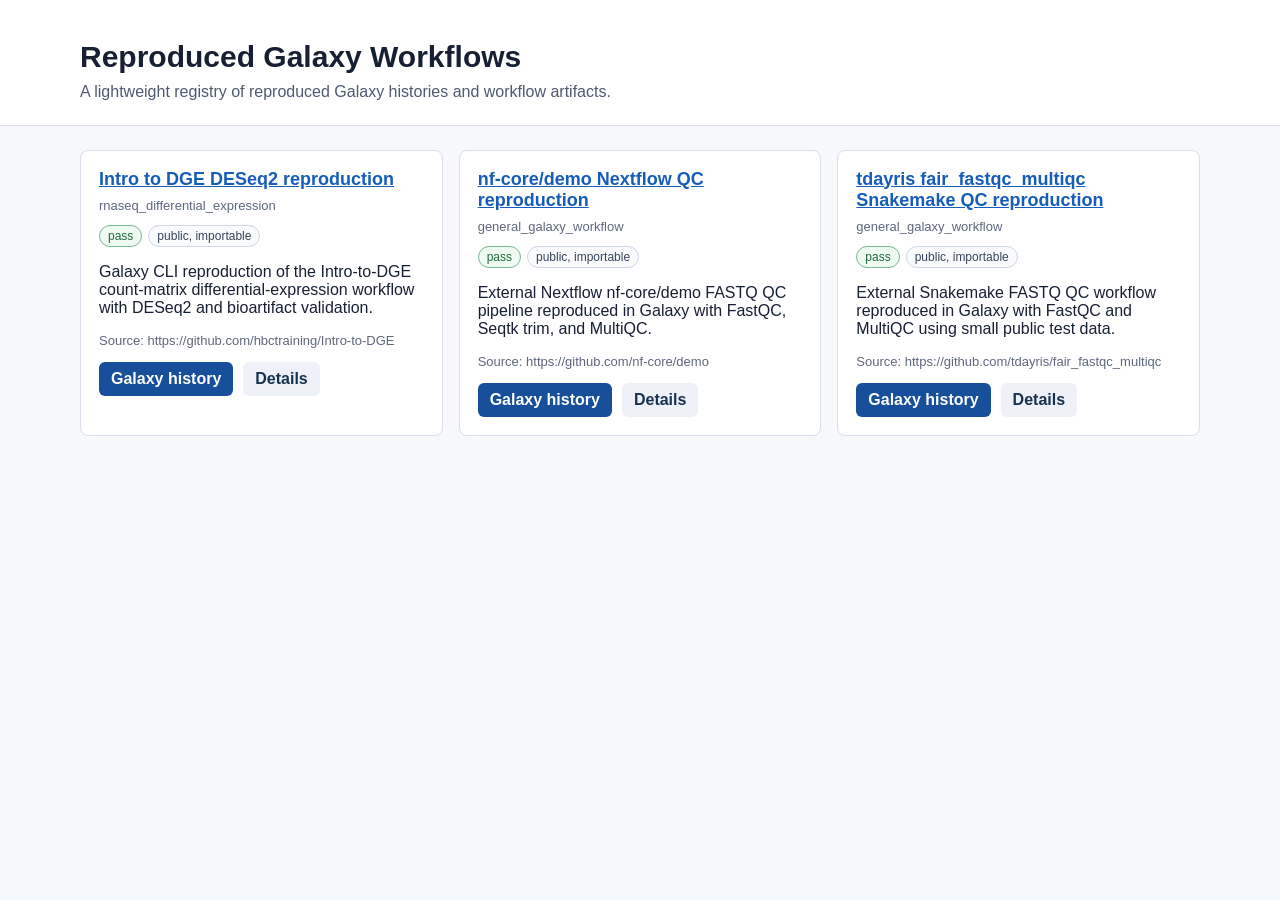
<file: docs/index.html>
<!doctype html>
<html lang="en">
<head>
  <meta charset="utf-8">
  <meta name="viewport" content="width=device-width, initial-scale=1">
  <title>Reproduced Galaxy Workflows</title>
  <link rel="stylesheet" href="styles.css">
</head>
<body>
  
<header class="hero">
  <div class="wrap">
    <h1>Reproduced Galaxy Workflows</h1>
    <p>A lightweight registry of reproduced Galaxy histories and workflow artifacts.</p>
  </div>
</header>
<main class="wrap">
  <section class="grid">
    
<article class="card">
  <h2><a href="workflows/wf-20260523-intro-to-dge-deseq2-reproduction/">Intro to DGE DESeq2 reproduction</a></h2>
  <div class="meta">rnaseq_differential_expression</div>
  <div class="badges">
    <span class="badge pass">pass</span>
    <span class="badge">public, importable</span>
  </div>
  <p>Galaxy CLI reproduction of the Intro-to-DGE count-matrix differential-expression workflow with DESeq2 and bioartifact validation.</p>
  <div class="meta">Source: https://github.com/hbctraining/Intro-to-DGE</div>
  <div class="actions">
    <a class="button" href="https://usegalaxy.org/histories/view?id=bbd44e69cb8906b520c2ac86da470003">Galaxy history</a>
    <a class="button secondary" href="workflows/wf-20260523-intro-to-dge-deseq2-reproduction/">Details</a>
  </div>
</article>


<article class="card">
  <h2><a href="workflows/wf-20260523-nf-core-demo-nextflow-qc-reproduction/">nf-core/demo Nextflow QC reproduction</a></h2>
  <div class="meta">general_galaxy_workflow</div>
  <div class="badges">
    <span class="badge pass">pass</span>
    <span class="badge">public, importable</span>
  </div>
  <p>External Nextflow nf-core/demo FASTQ QC pipeline reproduced in Galaxy with FastQC, Seqtk trim, and MultiQC.</p>
  <div class="meta">Source: https://github.com/nf-core/demo</div>
  <div class="actions">
    <a class="button" href="https://usegalaxy.org/histories/view?id=bbd44e69cb8906b5bbf93ef93172ec2c">Galaxy history</a>
    <a class="button secondary" href="workflows/wf-20260523-nf-core-demo-nextflow-qc-reproduction/">Details</a>
  </div>
</article>


<article class="card">
  <h2><a href="workflows/wf-20260523-tdayris-fair-fastqc-multiqc-snakemake-qc-reproduction/">tdayris fair_fastqc_multiqc Snakemake QC reproduction</a></h2>
  <div class="meta">general_galaxy_workflow</div>
  <div class="badges">
    <span class="badge pass">pass</span>
    <span class="badge">public, importable</span>
  </div>
  <p>External Snakemake FASTQ QC workflow reproduced in Galaxy with FastQC and MultiQC using small public test data.</p>
  <div class="meta">Source: https://github.com/tdayris/fair_fastqc_multiqc</div>
  <div class="actions">
    <a class="button" href="https://usegalaxy.org/histories/view?id=bbd44e69cb8906b5ee6e744aaffc562c">Galaxy history</a>
    <a class="button secondary" href="workflows/wf-20260523-tdayris-fair-fastqc-multiqc-snakemake-qc-reproduction/">Details</a>
  </div>
</article>

  </section>
</main>

</body>
</html>
</file>
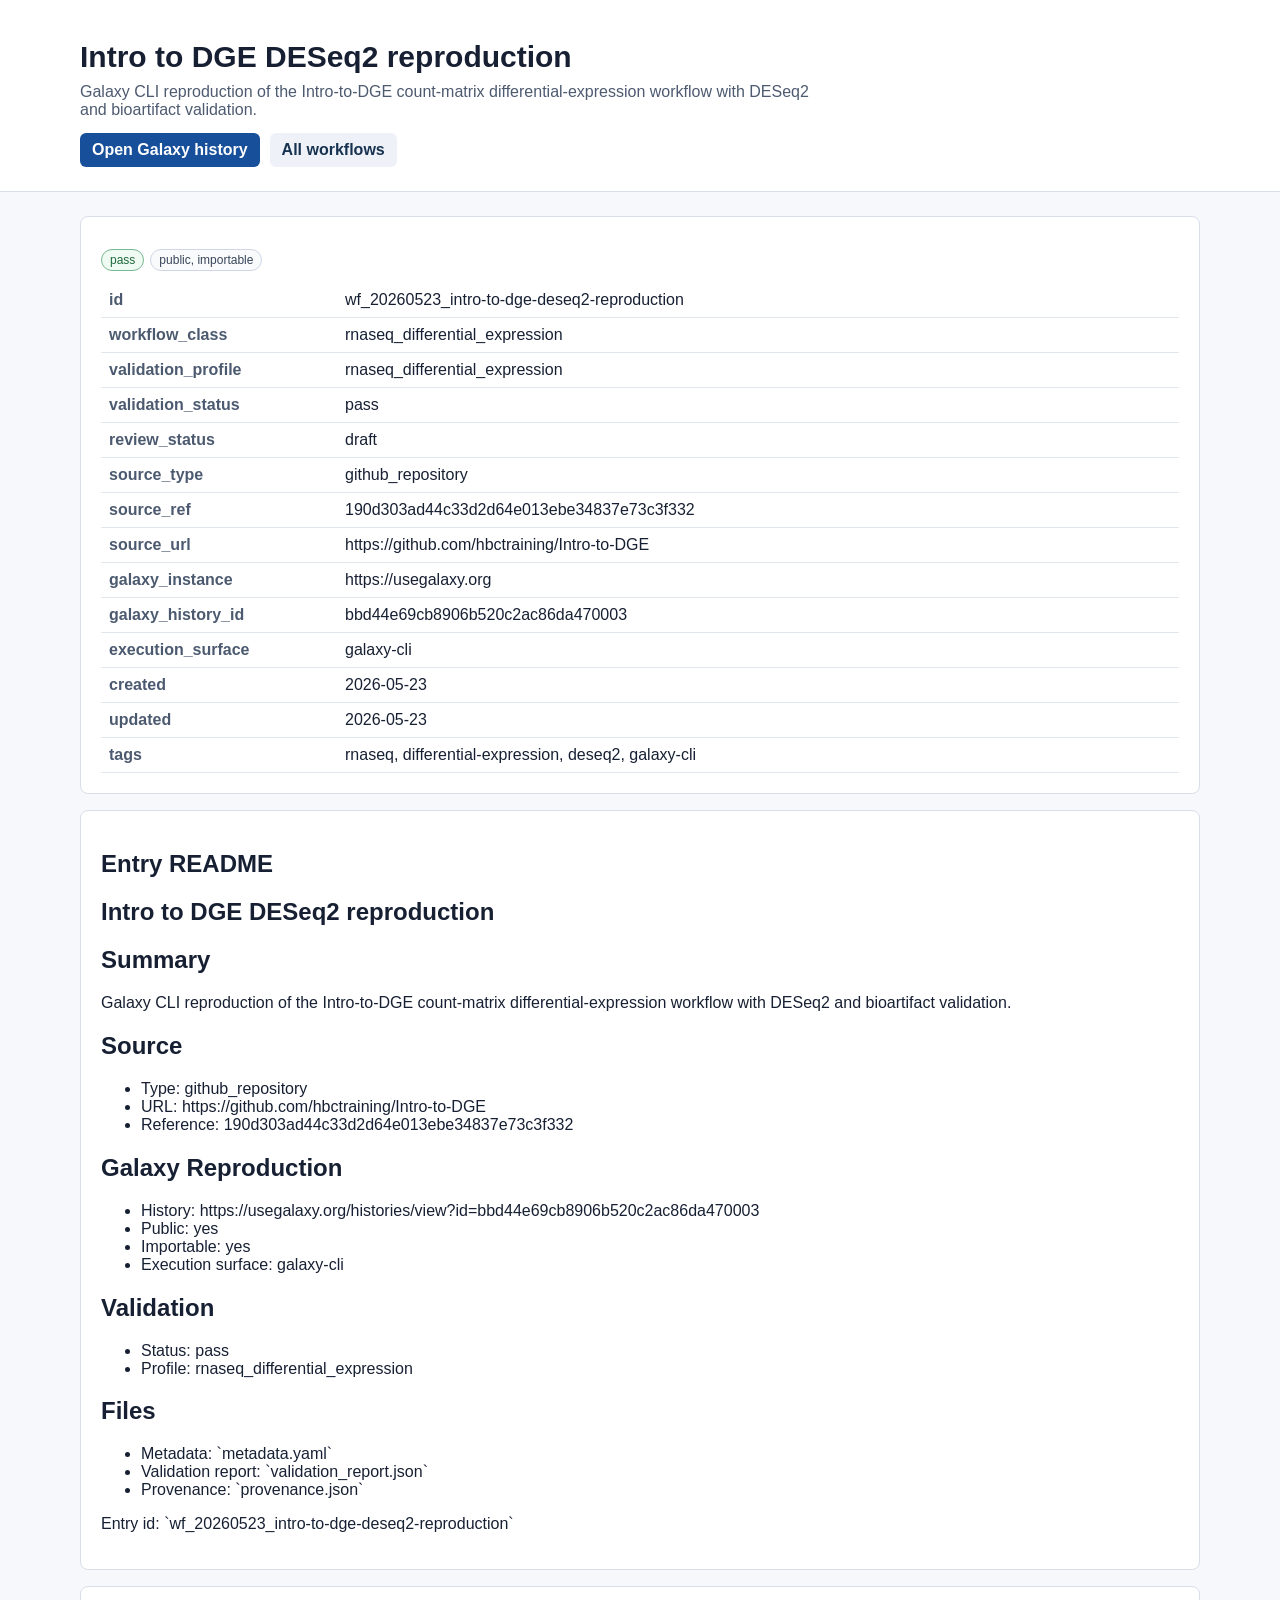
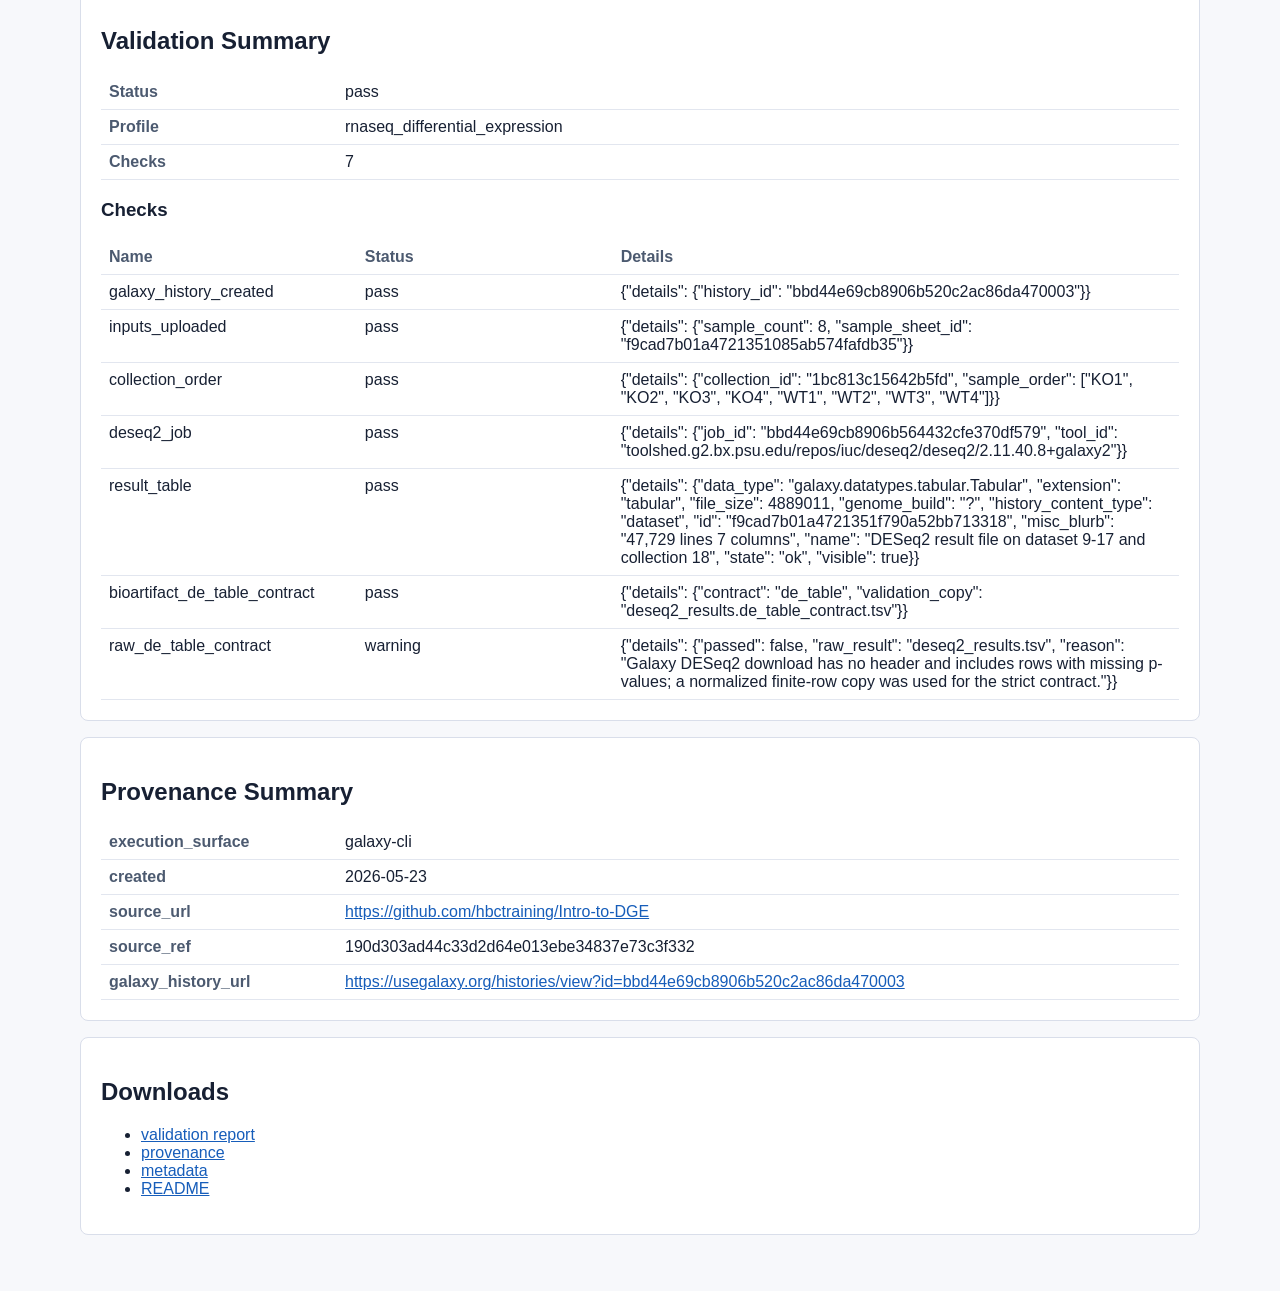
<file: docs/workflows/wf-20260523-intro-to-dge-deseq2-reproduction/index.html>
<!doctype html>
<html lang="en">
<head>
  <meta charset="utf-8">
  <meta name="viewport" content="width=device-width, initial-scale=1">
  <title>Intro to DGE DESeq2 reproduction</title>
  <link rel="stylesheet" href="../../styles.css">
</head>
<body>
  
<header class="hero">
  <div class="wrap">
    <h1>Intro to DGE DESeq2 reproduction</h1>
    <p>Galaxy CLI reproduction of the Intro-to-DGE count-matrix differential-expression workflow with DESeq2 and bioartifact validation.</p>
    <div class="actions">
      <a class="button" href="https://usegalaxy.org/histories/view?id=bbd44e69cb8906b520c2ac86da470003">Open Galaxy history</a>
      <a class="button secondary" href="../../">All workflows</a>
    </div>
  </div>
</header>
<main class="wrap content">
  <section class="panel">
    <div class="badges">
      <span class="badge pass">pass</span>
      <span class="badge">public, importable</span>
    </div>
    
    <table>
<tr><th>id</th><td>wf_20260523_intro-to-dge-deseq2-reproduction</td></tr>
<tr><th>workflow_class</th><td>rnaseq_differential_expression</td></tr>
<tr><th>validation_profile</th><td>rnaseq_differential_expression</td></tr>
<tr><th>validation_status</th><td>pass</td></tr>
<tr><th>review_status</th><td>draft</td></tr>
<tr><th>source_type</th><td>github_repository</td></tr>
<tr><th>source_ref</th><td>190d303ad44c33d2d64e013ebe34837e73c3f332</td></tr>
<tr><th>source_url</th><td>https://github.com/hbctraining/Intro-to-DGE</td></tr>
<tr><th>galaxy_instance</th><td>https://usegalaxy.org</td></tr>
<tr><th>galaxy_history_id</th><td>bbd44e69cb8906b520c2ac86da470003</td></tr>
<tr><th>execution_surface</th><td>galaxy-cli</td></tr>
<tr><th>created</th><td>2026-05-23</td></tr>
<tr><th>updated</th><td>2026-05-23</td></tr>
<tr><th>tags</th><td>rnaseq, differential-expression, deseq2, galaxy-cli</td></tr>
</table>
  </section>
  <section class="panel">
    <h2>Entry README</h2>
    <h1>Intro to DGE DESeq2 reproduction</h1>
<h2>Summary</h2>
<p>Galaxy CLI reproduction of the Intro-to-DGE count-matrix differential-expression workflow with DESeq2 and bioartifact validation.</p>
<h2>Source</h2>
<ul>
<li>Type: github_repository</li>
<li>URL: https://github.com/hbctraining/Intro-to-DGE</li>
<li>Reference: 190d303ad44c33d2d64e013ebe34837e73c3f332</li>
</ul>
<h2>Galaxy Reproduction</h2>
<ul>
<li>History: https://usegalaxy.org/histories/view?id=bbd44e69cb8906b520c2ac86da470003</li>
<li>Public: yes</li>
<li>Importable: yes</li>
<li>Execution surface: galaxy-cli</li>
</ul>
<h2>Validation</h2>
<ul>
<li>Status: pass</li>
<li>Profile: rnaseq_differential_expression</li>
</ul>
<h2>Files</h2>
<ul>
<li>Metadata: `metadata.yaml`</li>
<li>Validation report: `validation_report.json`</li>
<li>Provenance: `provenance.json`</li>
</ul>
<p>Entry id: `wf_20260523_intro-to-dge-deseq2-reproduction`</p>
  </section>
  <section class="panel">
    <h2>Validation Summary</h2>
    <table class="summary-table">
<tr><th>Status</th><td>pass</td></tr>
<tr><th>Profile</th><td>rnaseq_differential_expression</td></tr>
<tr><th>Checks</th><td>7</td></tr>
</table>
<h3>Checks</h3>
<table><tr><th>Name</th><th>Status</th><th>Details</th></tr>
<tr><td>galaxy_history_created</td><td>pass</td><td>{&quot;details&quot;: {&quot;history_id&quot;: &quot;bbd44e69cb8906b520c2ac86da470003&quot;}}</td></tr>
<tr><td>inputs_uploaded</td><td>pass</td><td>{&quot;details&quot;: {&quot;sample_count&quot;: 8, &quot;sample_sheet_id&quot;: &quot;f9cad7b01a4721351085ab574fafdb35&quot;}}</td></tr>
<tr><td>collection_order</td><td>pass</td><td>{&quot;details&quot;: {&quot;collection_id&quot;: &quot;1bc813c15642b5fd&quot;, &quot;sample_order&quot;: [&quot;KO1&quot;, &quot;KO2&quot;, &quot;KO3&quot;, &quot;KO4&quot;, &quot;WT1&quot;, &quot;WT2&quot;, &quot;WT3&quot;, &quot;WT4&quot;]}}</td></tr>
<tr><td>deseq2_job</td><td>pass</td><td>{&quot;details&quot;: {&quot;job_id&quot;: &quot;bbd44e69cb8906b564432cfe370df579&quot;, &quot;tool_id&quot;: &quot;toolshed.g2.bx.psu.edu/repos/iuc/deseq2/deseq2/2.11.40.8+galaxy2&quot;}}</td></tr>
<tr><td>result_table</td><td>pass</td><td>{&quot;details&quot;: {&quot;data_type&quot;: &quot;galaxy.datatypes.tabular.Tabular&quot;, &quot;extension&quot;: &quot;tabular&quot;, &quot;file_size&quot;: 4889011, &quot;genome_build&quot;: &quot;?&quot;, &quot;history_content_type&quot;: &quot;dataset&quot;, &quot;id&quot;: &quot;f9cad7b01a4721351f790a52bb713318&quot;, &quot;misc_blurb&quot;: &quot;47,729 lines 7 columns&quot;, &quot;name&quot;: &quot;DESeq2 result file on dataset 9-17 and collection 18&quot;, &quot;state&quot;: &quot;ok&quot;, &quot;visible&quot;: true}}</td></tr>
<tr><td>bioartifact_de_table_contract</td><td>pass</td><td>{&quot;details&quot;: {&quot;contract&quot;: &quot;de_table&quot;, &quot;validation_copy&quot;: &quot;deseq2_results.de_table_contract.tsv&quot;}}</td></tr>
<tr><td>raw_de_table_contract</td><td>warning</td><td>{&quot;details&quot;: {&quot;passed&quot;: false, &quot;raw_result&quot;: &quot;deseq2_results.tsv&quot;, &quot;reason&quot;: &quot;Galaxy DESeq2 download has no header and includes rows with missing p-values; a normalized finite-row copy was used for the strict contract.&quot;}}</td></tr>
</table>
  </section>
  <section class="panel">
    <h2>Provenance Summary</h2>
    <table class="summary-table">
<tr><th>execution_surface</th><td>galaxy-cli</td></tr>
<tr><th>created</th><td>2026-05-23</td></tr>
<tr><th>source_url</th><td><a href="https://github.com/hbctraining/Intro-to-DGE">https://github.com/hbctraining/Intro-to-DGE</a></td></tr>
<tr><th>source_ref</th><td>190d303ad44c33d2d64e013ebe34837e73c3f332</td></tr>
<tr><th>galaxy_history_url</th><td><a href="https://usegalaxy.org/histories/view?id=bbd44e69cb8906b520c2ac86da470003">https://usegalaxy.org/histories/view?id=bbd44e69cb8906b520c2ac86da470003</a></td></tr>
</table>
  </section>
  <section class="panel">
    <h2>Downloads</h2>
    <ul><li><a href="files/validation_report.json">validation report</a></li>
<li><a href="files/provenance.json">provenance</a></li>
<li><a href="files/metadata.yaml">metadata</a></li>
<li><a href="files/README.md">README</a></li></ul>
  </section>
</main>

</body>
</html>
</file>
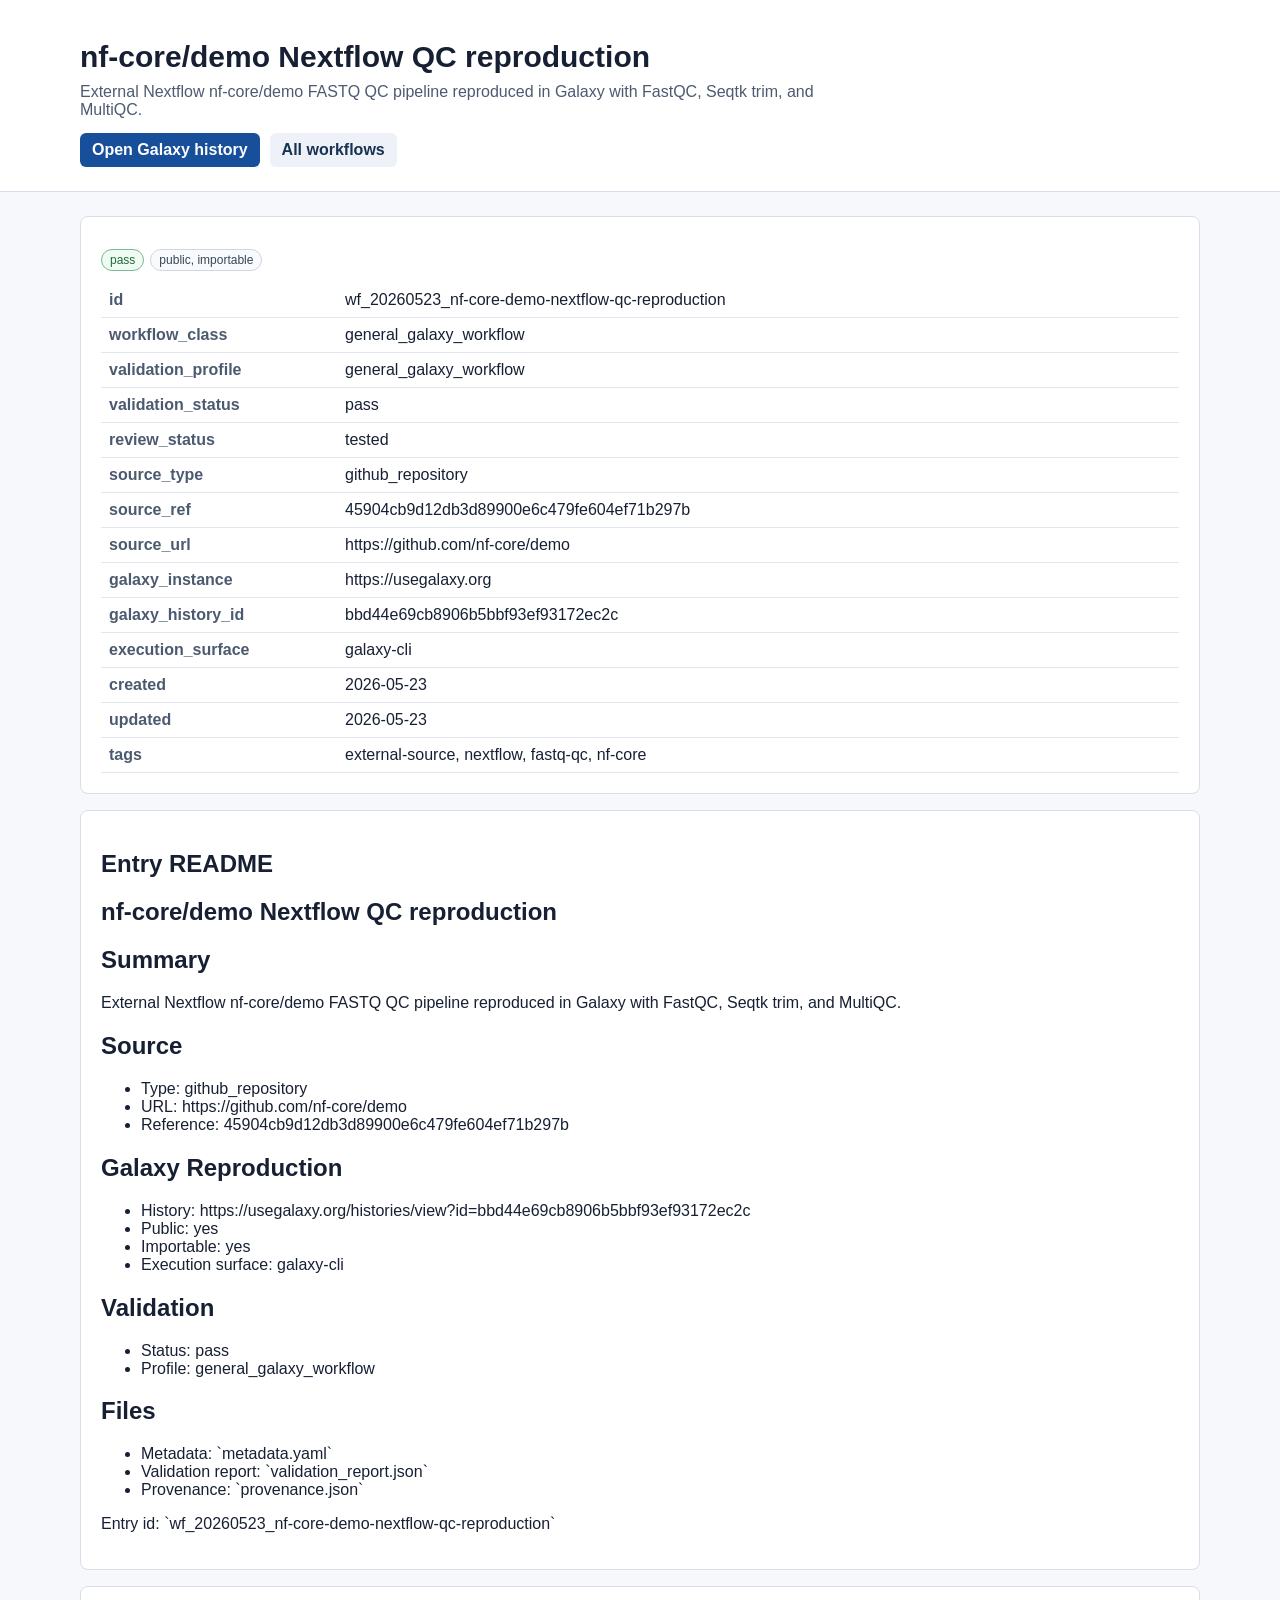
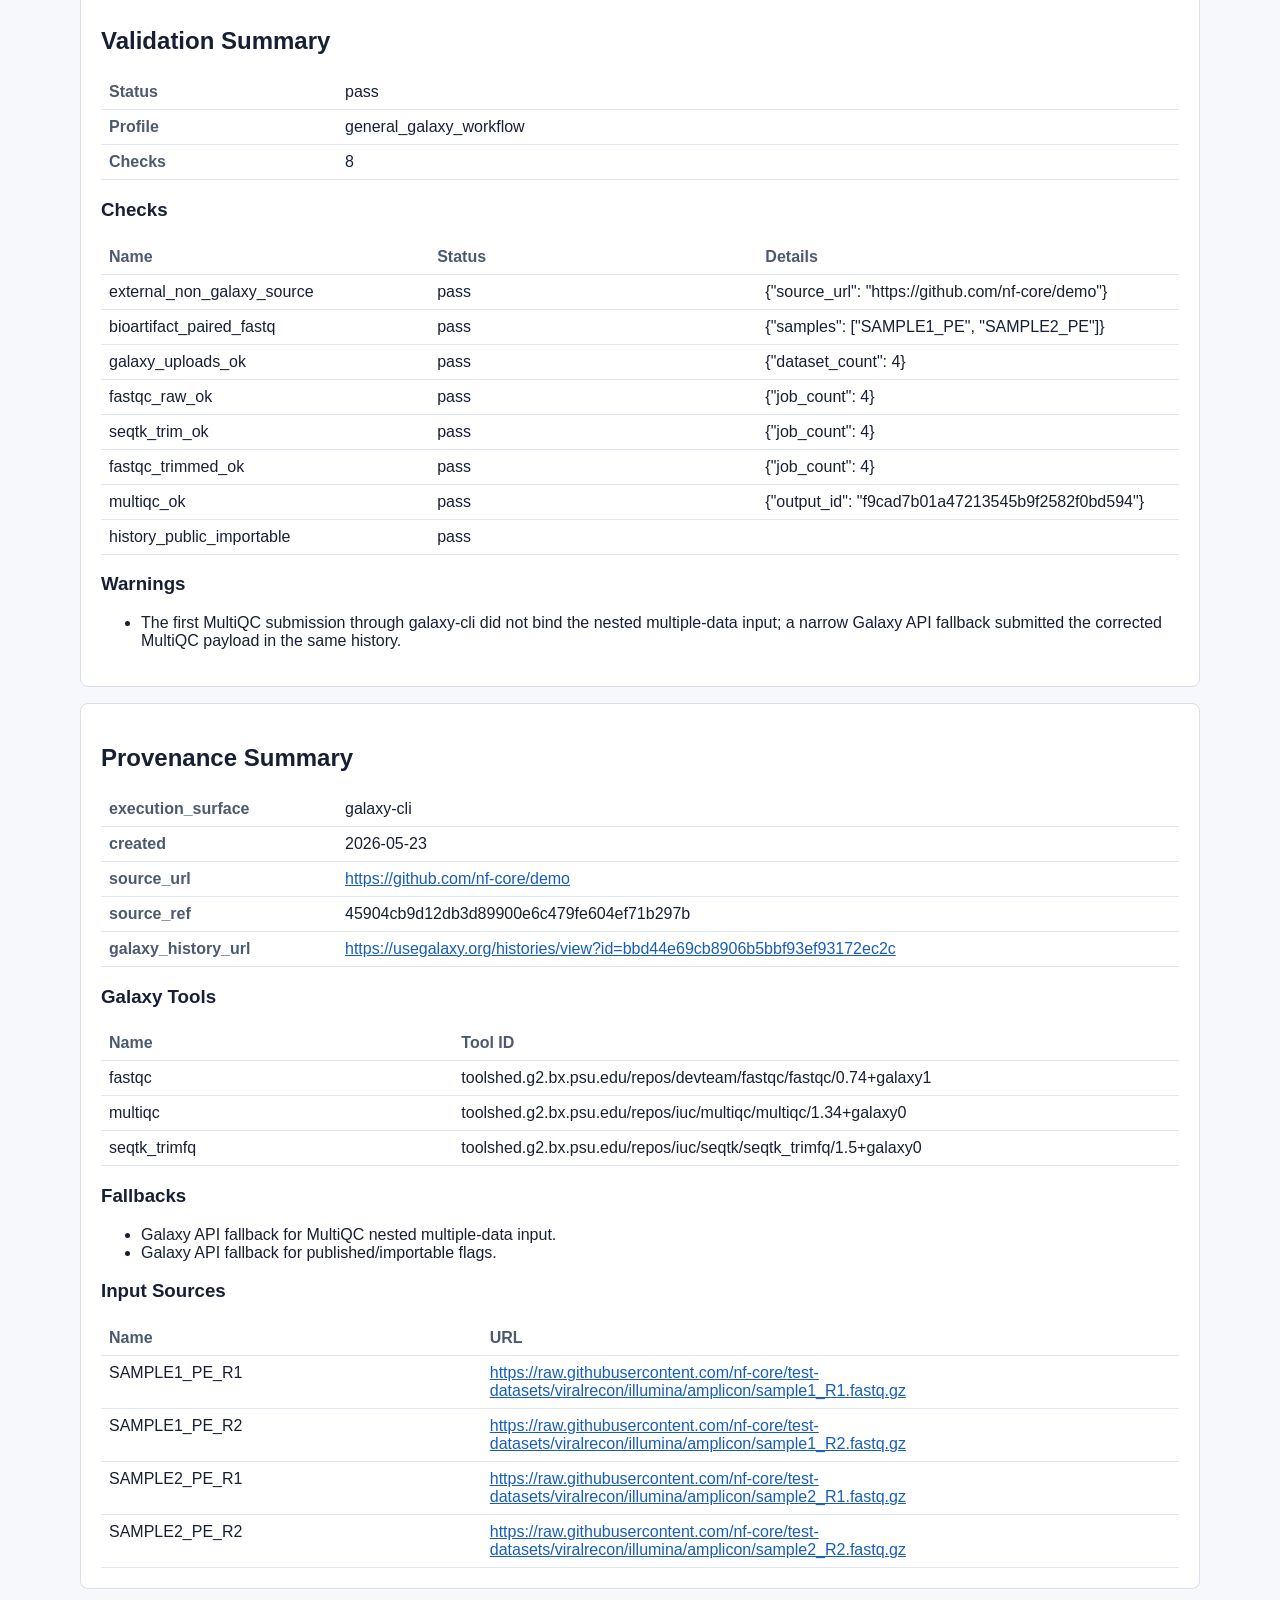
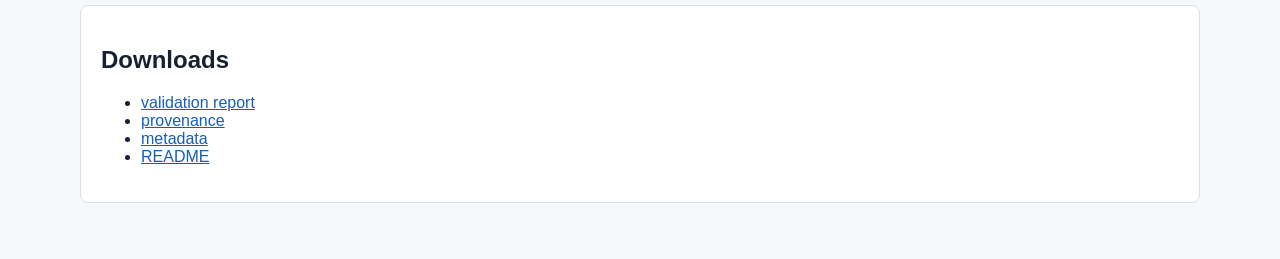
<file: docs/workflows/wf-20260523-nf-core-demo-nextflow-qc-reproduction/index.html>
<!doctype html>
<html lang="en">
<head>
  <meta charset="utf-8">
  <meta name="viewport" content="width=device-width, initial-scale=1">
  <title>nf-core/demo Nextflow QC reproduction</title>
  <link rel="stylesheet" href="../../styles.css">
</head>
<body>
  
<header class="hero">
  <div class="wrap">
    <h1>nf-core/demo Nextflow QC reproduction</h1>
    <p>External Nextflow nf-core/demo FASTQ QC pipeline reproduced in Galaxy with FastQC, Seqtk trim, and MultiQC.</p>
    <div class="actions">
      <a class="button" href="https://usegalaxy.org/histories/view?id=bbd44e69cb8906b5bbf93ef93172ec2c">Open Galaxy history</a>
      <a class="button secondary" href="../../">All workflows</a>
    </div>
  </div>
</header>
<main class="wrap content">
  <section class="panel">
    <div class="badges">
      <span class="badge pass">pass</span>
      <span class="badge">public, importable</span>
    </div>
    
    <table>
<tr><th>id</th><td>wf_20260523_nf-core-demo-nextflow-qc-reproduction</td></tr>
<tr><th>workflow_class</th><td>general_galaxy_workflow</td></tr>
<tr><th>validation_profile</th><td>general_galaxy_workflow</td></tr>
<tr><th>validation_status</th><td>pass</td></tr>
<tr><th>review_status</th><td>tested</td></tr>
<tr><th>source_type</th><td>github_repository</td></tr>
<tr><th>source_ref</th><td>45904cb9d12db3d89900e6c479fe604ef71b297b</td></tr>
<tr><th>source_url</th><td>https://github.com/nf-core/demo</td></tr>
<tr><th>galaxy_instance</th><td>https://usegalaxy.org</td></tr>
<tr><th>galaxy_history_id</th><td>bbd44e69cb8906b5bbf93ef93172ec2c</td></tr>
<tr><th>execution_surface</th><td>galaxy-cli</td></tr>
<tr><th>created</th><td>2026-05-23</td></tr>
<tr><th>updated</th><td>2026-05-23</td></tr>
<tr><th>tags</th><td>external-source, nextflow, fastq-qc, nf-core</td></tr>
</table>
  </section>
  <section class="panel">
    <h2>Entry README</h2>
    <h1>nf-core/demo Nextflow QC reproduction</h1>
<h2>Summary</h2>
<p>External Nextflow nf-core/demo FASTQ QC pipeline reproduced in Galaxy with FastQC, Seqtk trim, and MultiQC.</p>
<h2>Source</h2>
<ul>
<li>Type: github_repository</li>
<li>URL: https://github.com/nf-core/demo</li>
<li>Reference: 45904cb9d12db3d89900e6c479fe604ef71b297b</li>
</ul>
<h2>Galaxy Reproduction</h2>
<ul>
<li>History: https://usegalaxy.org/histories/view?id=bbd44e69cb8906b5bbf93ef93172ec2c</li>
<li>Public: yes</li>
<li>Importable: yes</li>
<li>Execution surface: galaxy-cli</li>
</ul>
<h2>Validation</h2>
<ul>
<li>Status: pass</li>
<li>Profile: general_galaxy_workflow</li>
</ul>
<h2>Files</h2>
<ul>
<li>Metadata: `metadata.yaml`</li>
<li>Validation report: `validation_report.json`</li>
<li>Provenance: `provenance.json`</li>
</ul>
<p>Entry id: `wf_20260523_nf-core-demo-nextflow-qc-reproduction`</p>
  </section>
  <section class="panel">
    <h2>Validation Summary</h2>
    <table class="summary-table">
<tr><th>Status</th><td>pass</td></tr>
<tr><th>Profile</th><td>general_galaxy_workflow</td></tr>
<tr><th>Checks</th><td>8</td></tr>
</table>
<h3>Checks</h3>
<table><tr><th>Name</th><th>Status</th><th>Details</th></tr>
<tr><td>external_non_galaxy_source</td><td>pass</td><td>{&quot;source_url&quot;: &quot;https://github.com/nf-core/demo&quot;}</td></tr>
<tr><td>bioartifact_paired_fastq</td><td>pass</td><td>{&quot;samples&quot;: [&quot;SAMPLE1_PE&quot;, &quot;SAMPLE2_PE&quot;]}</td></tr>
<tr><td>galaxy_uploads_ok</td><td>pass</td><td>{&quot;dataset_count&quot;: 4}</td></tr>
<tr><td>fastqc_raw_ok</td><td>pass</td><td>{&quot;job_count&quot;: 4}</td></tr>
<tr><td>seqtk_trim_ok</td><td>pass</td><td>{&quot;job_count&quot;: 4}</td></tr>
<tr><td>fastqc_trimmed_ok</td><td>pass</td><td>{&quot;job_count&quot;: 4}</td></tr>
<tr><td>multiqc_ok</td><td>pass</td><td>{&quot;output_id&quot;: &quot;f9cad7b01a47213545b9f2582f0bd594&quot;}</td></tr>
<tr><td>history_public_importable</td><td>pass</td><td></td></tr>
</table>
<h3>Warnings</h3>
<ul>
<li>The first MultiQC submission through galaxy-cli did not bind the nested multiple-data input; a narrow Galaxy API fallback submitted the corrected MultiQC payload in the same history.</li>
</ul>
  </section>
  <section class="panel">
    <h2>Provenance Summary</h2>
    <table class="summary-table">
<tr><th>execution_surface</th><td>galaxy-cli</td></tr>
<tr><th>created</th><td>2026-05-23</td></tr>
<tr><th>source_url</th><td><a href="https://github.com/nf-core/demo">https://github.com/nf-core/demo</a></td></tr>
<tr><th>source_ref</th><td>45904cb9d12db3d89900e6c479fe604ef71b297b</td></tr>
<tr><th>galaxy_history_url</th><td><a href="https://usegalaxy.org/histories/view?id=bbd44e69cb8906b5bbf93ef93172ec2c">https://usegalaxy.org/histories/view?id=bbd44e69cb8906b5bbf93ef93172ec2c</a></td></tr>
</table>
<h3>Galaxy Tools</h3>
<table><tr><th>Name</th><th>Tool ID</th></tr>
<tr><td>fastqc</td><td>toolshed.g2.bx.psu.edu/repos/devteam/fastqc/fastqc/0.74+galaxy1</td></tr>
<tr><td>multiqc</td><td>toolshed.g2.bx.psu.edu/repos/iuc/multiqc/multiqc/1.34+galaxy0</td></tr>
<tr><td>seqtk_trimfq</td><td>toolshed.g2.bx.psu.edu/repos/iuc/seqtk/seqtk_trimfq/1.5+galaxy0</td></tr>
</table>
<h3>Fallbacks</h3>
<ul>
<li>Galaxy API fallback for MultiQC nested multiple-data input.</li>
<li>Galaxy API fallback for published/importable flags.</li>
</ul>
<h3>Input Sources</h3>
<table><tr><th>Name</th><th>URL</th></tr>
<tr><td>SAMPLE1_PE_R1</td><td><a href="https://raw.githubusercontent.com/nf-core/test-datasets/viralrecon/illumina/amplicon/sample1_R1.fastq.gz">https://raw.githubusercontent.com/nf-core/test-datasets/viralrecon/illumina/amplicon/sample1_R1.fastq.gz</a></td></tr>
<tr><td>SAMPLE1_PE_R2</td><td><a href="https://raw.githubusercontent.com/nf-core/test-datasets/viralrecon/illumina/amplicon/sample1_R2.fastq.gz">https://raw.githubusercontent.com/nf-core/test-datasets/viralrecon/illumina/amplicon/sample1_R2.fastq.gz</a></td></tr>
<tr><td>SAMPLE2_PE_R1</td><td><a href="https://raw.githubusercontent.com/nf-core/test-datasets/viralrecon/illumina/amplicon/sample2_R1.fastq.gz">https://raw.githubusercontent.com/nf-core/test-datasets/viralrecon/illumina/amplicon/sample2_R1.fastq.gz</a></td></tr>
<tr><td>SAMPLE2_PE_R2</td><td><a href="https://raw.githubusercontent.com/nf-core/test-datasets/viralrecon/illumina/amplicon/sample2_R2.fastq.gz">https://raw.githubusercontent.com/nf-core/test-datasets/viralrecon/illumina/amplicon/sample2_R2.fastq.gz</a></td></tr>
</table>
  </section>
  <section class="panel">
    <h2>Downloads</h2>
    <ul><li><a href="files/validation_report.json">validation report</a></li>
<li><a href="files/provenance.json">provenance</a></li>
<li><a href="files/metadata.yaml">metadata</a></li>
<li><a href="files/README.md">README</a></li></ul>
  </section>
</main>

</body>
</html>
</file>
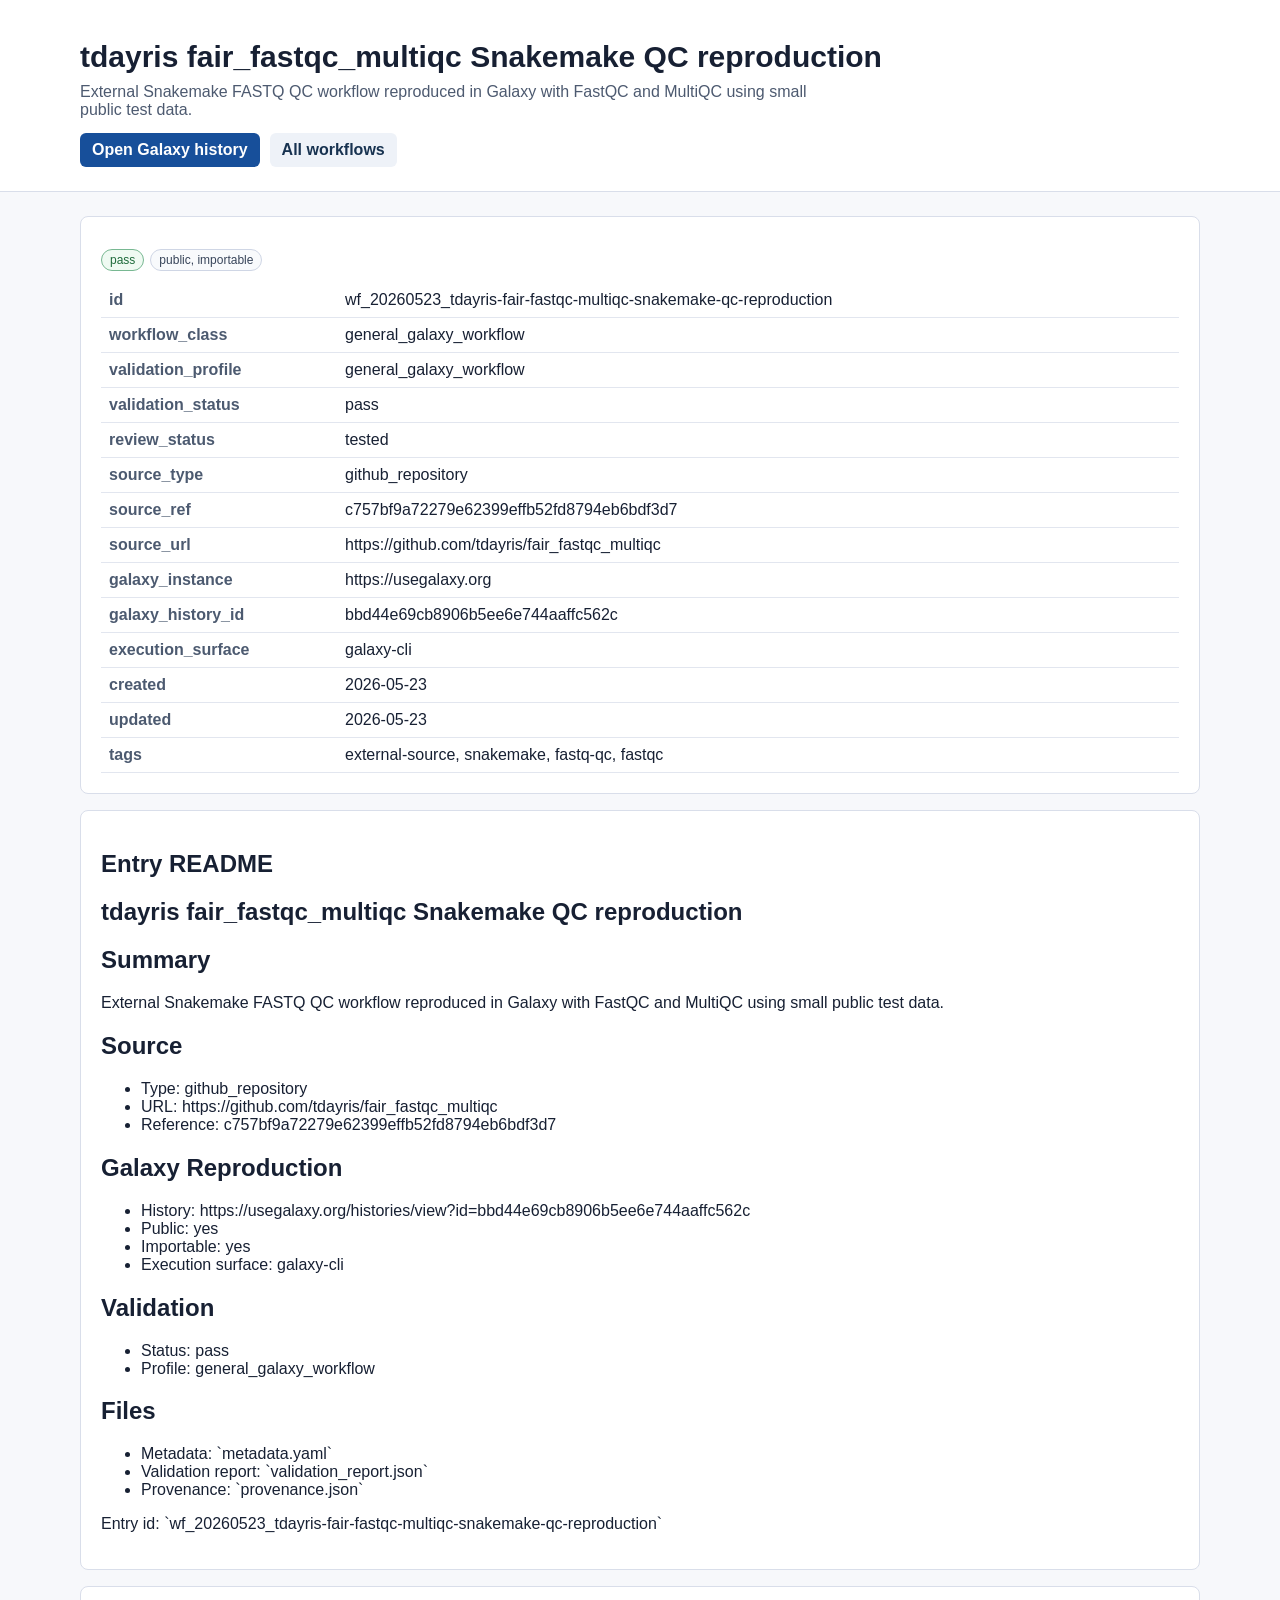
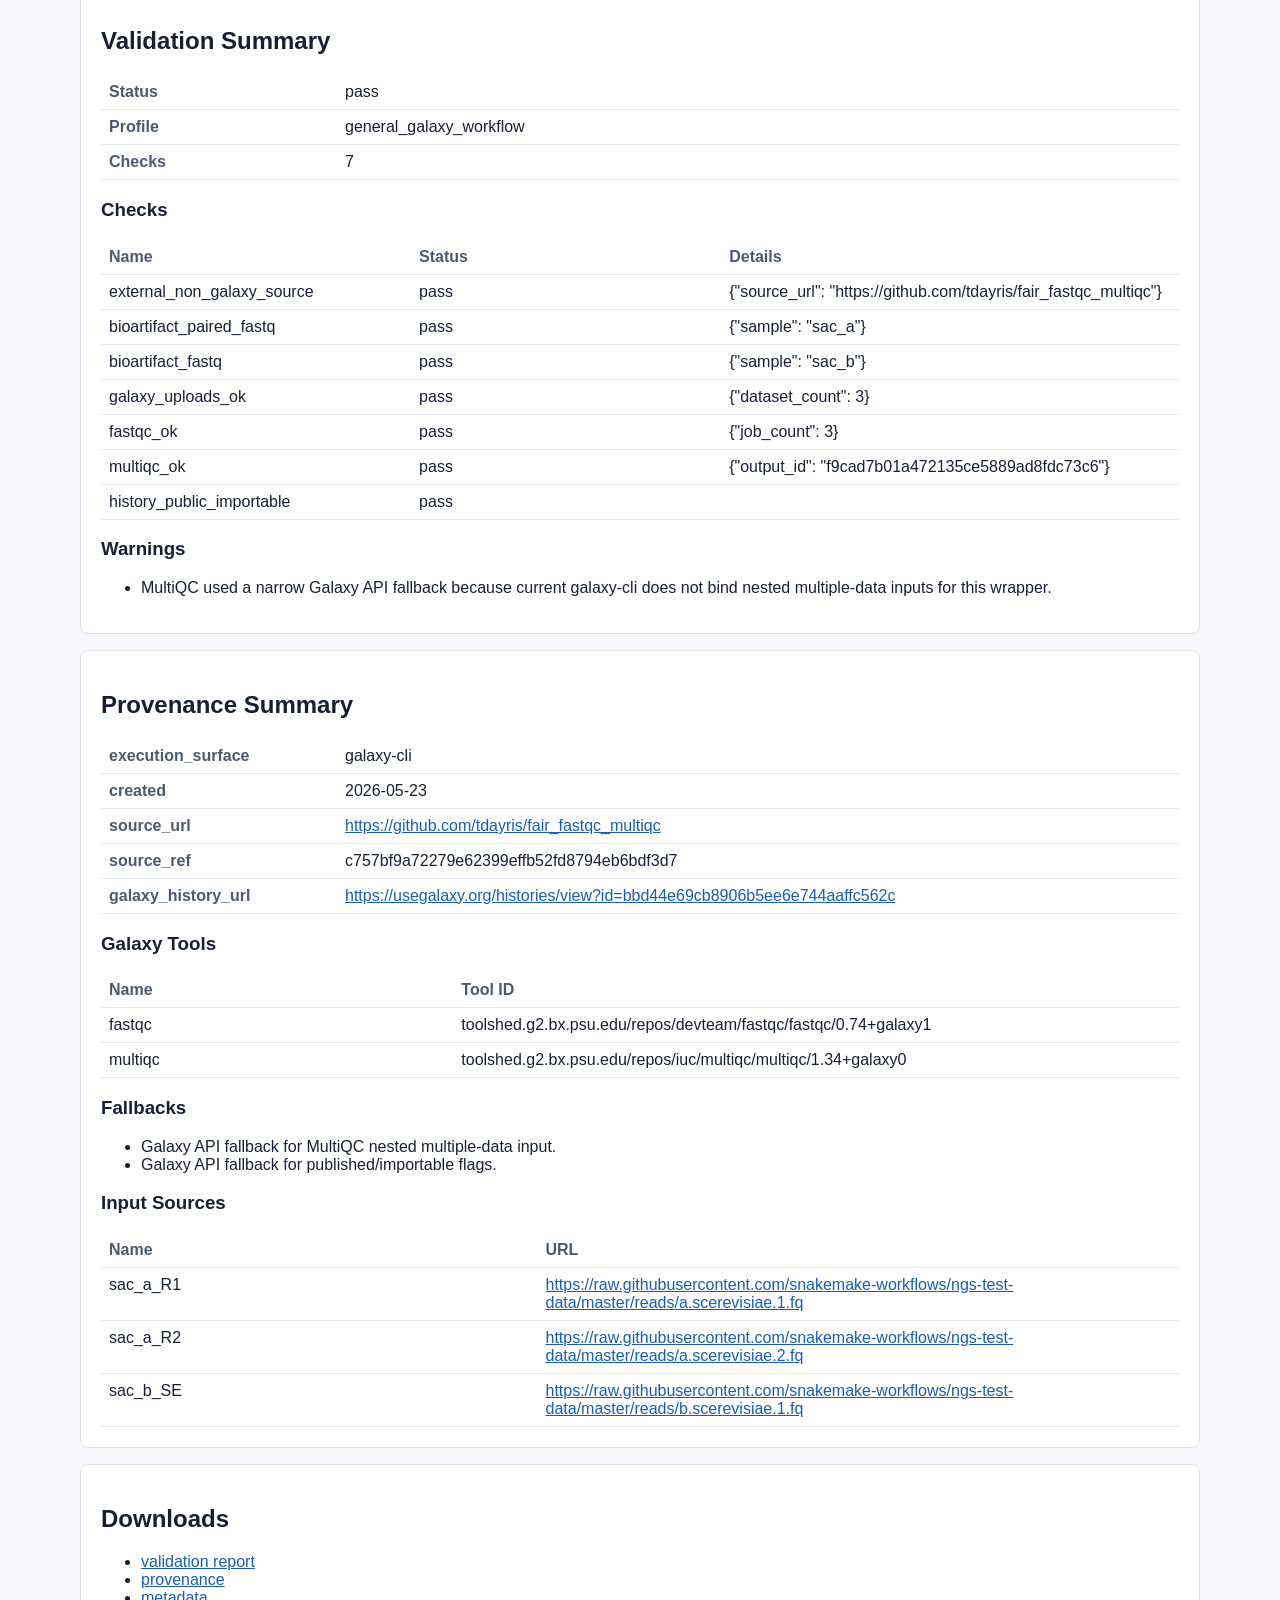
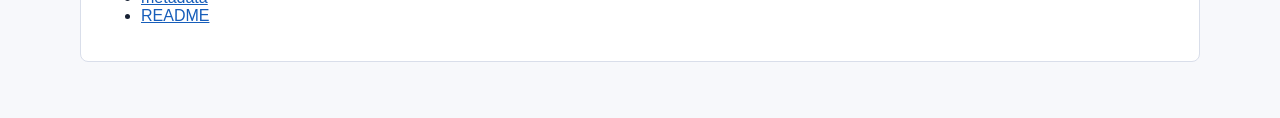
<file: docs/workflows/wf-20260523-tdayris-fair-fastqc-multiqc-snakemake-qc-reproduction/index.html>
<!doctype html>
<html lang="en">
<head>
  <meta charset="utf-8">
  <meta name="viewport" content="width=device-width, initial-scale=1">
  <title>tdayris fair_fastqc_multiqc Snakemake QC reproduction</title>
  <link rel="stylesheet" href="../../styles.css">
</head>
<body>
  
<header class="hero">
  <div class="wrap">
    <h1>tdayris fair_fastqc_multiqc Snakemake QC reproduction</h1>
    <p>External Snakemake FASTQ QC workflow reproduced in Galaxy with FastQC and MultiQC using small public test data.</p>
    <div class="actions">
      <a class="button" href="https://usegalaxy.org/histories/view?id=bbd44e69cb8906b5ee6e744aaffc562c">Open Galaxy history</a>
      <a class="button secondary" href="../../">All workflows</a>
    </div>
  </div>
</header>
<main class="wrap content">
  <section class="panel">
    <div class="badges">
      <span class="badge pass">pass</span>
      <span class="badge">public, importable</span>
    </div>
    
    <table>
<tr><th>id</th><td>wf_20260523_tdayris-fair-fastqc-multiqc-snakemake-qc-reproduction</td></tr>
<tr><th>workflow_class</th><td>general_galaxy_workflow</td></tr>
<tr><th>validation_profile</th><td>general_galaxy_workflow</td></tr>
<tr><th>validation_status</th><td>pass</td></tr>
<tr><th>review_status</th><td>tested</td></tr>
<tr><th>source_type</th><td>github_repository</td></tr>
<tr><th>source_ref</th><td>c757bf9a72279e62399effb52fd8794eb6bdf3d7</td></tr>
<tr><th>source_url</th><td>https://github.com/tdayris/fair_fastqc_multiqc</td></tr>
<tr><th>galaxy_instance</th><td>https://usegalaxy.org</td></tr>
<tr><th>galaxy_history_id</th><td>bbd44e69cb8906b5ee6e744aaffc562c</td></tr>
<tr><th>execution_surface</th><td>galaxy-cli</td></tr>
<tr><th>created</th><td>2026-05-23</td></tr>
<tr><th>updated</th><td>2026-05-23</td></tr>
<tr><th>tags</th><td>external-source, snakemake, fastq-qc, fastqc</td></tr>
</table>
  </section>
  <section class="panel">
    <h2>Entry README</h2>
    <h1>tdayris fair_fastqc_multiqc Snakemake QC reproduction</h1>
<h2>Summary</h2>
<p>External Snakemake FASTQ QC workflow reproduced in Galaxy with FastQC and MultiQC using small public test data.</p>
<h2>Source</h2>
<ul>
<li>Type: github_repository</li>
<li>URL: https://github.com/tdayris/fair_fastqc_multiqc</li>
<li>Reference: c757bf9a72279e62399effb52fd8794eb6bdf3d7</li>
</ul>
<h2>Galaxy Reproduction</h2>
<ul>
<li>History: https://usegalaxy.org/histories/view?id=bbd44e69cb8906b5ee6e744aaffc562c</li>
<li>Public: yes</li>
<li>Importable: yes</li>
<li>Execution surface: galaxy-cli</li>
</ul>
<h2>Validation</h2>
<ul>
<li>Status: pass</li>
<li>Profile: general_galaxy_workflow</li>
</ul>
<h2>Files</h2>
<ul>
<li>Metadata: `metadata.yaml`</li>
<li>Validation report: `validation_report.json`</li>
<li>Provenance: `provenance.json`</li>
</ul>
<p>Entry id: `wf_20260523_tdayris-fair-fastqc-multiqc-snakemake-qc-reproduction`</p>
  </section>
  <section class="panel">
    <h2>Validation Summary</h2>
    <table class="summary-table">
<tr><th>Status</th><td>pass</td></tr>
<tr><th>Profile</th><td>general_galaxy_workflow</td></tr>
<tr><th>Checks</th><td>7</td></tr>
</table>
<h3>Checks</h3>
<table><tr><th>Name</th><th>Status</th><th>Details</th></tr>
<tr><td>external_non_galaxy_source</td><td>pass</td><td>{&quot;source_url&quot;: &quot;https://github.com/tdayris/fair_fastqc_multiqc&quot;}</td></tr>
<tr><td>bioartifact_paired_fastq</td><td>pass</td><td>{&quot;sample&quot;: &quot;sac_a&quot;}</td></tr>
<tr><td>bioartifact_fastq</td><td>pass</td><td>{&quot;sample&quot;: &quot;sac_b&quot;}</td></tr>
<tr><td>galaxy_uploads_ok</td><td>pass</td><td>{&quot;dataset_count&quot;: 3}</td></tr>
<tr><td>fastqc_ok</td><td>pass</td><td>{&quot;job_count&quot;: 3}</td></tr>
<tr><td>multiqc_ok</td><td>pass</td><td>{&quot;output_id&quot;: &quot;f9cad7b01a472135ce5889ad8fdc73c6&quot;}</td></tr>
<tr><td>history_public_importable</td><td>pass</td><td></td></tr>
</table>
<h3>Warnings</h3>
<ul>
<li>MultiQC used a narrow Galaxy API fallback because current galaxy-cli does not bind nested multiple-data inputs for this wrapper.</li>
</ul>
  </section>
  <section class="panel">
    <h2>Provenance Summary</h2>
    <table class="summary-table">
<tr><th>execution_surface</th><td>galaxy-cli</td></tr>
<tr><th>created</th><td>2026-05-23</td></tr>
<tr><th>source_url</th><td><a href="https://github.com/tdayris/fair_fastqc_multiqc">https://github.com/tdayris/fair_fastqc_multiqc</a></td></tr>
<tr><th>source_ref</th><td>c757bf9a72279e62399effb52fd8794eb6bdf3d7</td></tr>
<tr><th>galaxy_history_url</th><td><a href="https://usegalaxy.org/histories/view?id=bbd44e69cb8906b5ee6e744aaffc562c">https://usegalaxy.org/histories/view?id=bbd44e69cb8906b5ee6e744aaffc562c</a></td></tr>
</table>
<h3>Galaxy Tools</h3>
<table><tr><th>Name</th><th>Tool ID</th></tr>
<tr><td>fastqc</td><td>toolshed.g2.bx.psu.edu/repos/devteam/fastqc/fastqc/0.74+galaxy1</td></tr>
<tr><td>multiqc</td><td>toolshed.g2.bx.psu.edu/repos/iuc/multiqc/multiqc/1.34+galaxy0</td></tr>
</table>
<h3>Fallbacks</h3>
<ul>
<li>Galaxy API fallback for MultiQC nested multiple-data input.</li>
<li>Galaxy API fallback for published/importable flags.</li>
</ul>
<h3>Input Sources</h3>
<table><tr><th>Name</th><th>URL</th></tr>
<tr><td>sac_a_R1</td><td><a href="https://raw.githubusercontent.com/snakemake-workflows/ngs-test-data/master/reads/a.scerevisiae.1.fq">https://raw.githubusercontent.com/snakemake-workflows/ngs-test-data/master/reads/a.scerevisiae.1.fq</a></td></tr>
<tr><td>sac_a_R2</td><td><a href="https://raw.githubusercontent.com/snakemake-workflows/ngs-test-data/master/reads/a.scerevisiae.2.fq">https://raw.githubusercontent.com/snakemake-workflows/ngs-test-data/master/reads/a.scerevisiae.2.fq</a></td></tr>
<tr><td>sac_b_SE</td><td><a href="https://raw.githubusercontent.com/snakemake-workflows/ngs-test-data/master/reads/b.scerevisiae.1.fq">https://raw.githubusercontent.com/snakemake-workflows/ngs-test-data/master/reads/b.scerevisiae.1.fq</a></td></tr>
</table>
  </section>
  <section class="panel">
    <h2>Downloads</h2>
    <ul><li><a href="files/validation_report.json">validation report</a></li>
<li><a href="files/provenance.json">provenance</a></li>
<li><a href="files/metadata.yaml">metadata</a></li>
<li><a href="files/README.md">README</a></li></ul>
  </section>
</main>

</body>
</html>
</file>
<file: docs/styles.css>
:root {
  color-scheme: light;
  font-family: -apple-system, BlinkMacSystemFont, "Segoe UI", sans-serif;
  color: #172033;
  background: #f7f8fb;
}
body {
  margin: 0;
}
a {
  color: #165dba;
}
.wrap {
  width: min(1120px, calc(100% - 32px));
  margin: 0 auto;
}
.hero {
  padding: 40px 0 24px;
  border-bottom: 1px solid #d9deea;
  background: #ffffff;
}
.hero h1 {
  margin: 0 0 8px;
  font-size: 30px;
  line-height: 1.15;
}
.hero p {
  margin: 0;
  color: #4d5a70;
  max-width: 760px;
}
.grid {
  display: grid;
  grid-template-columns: repeat(auto-fill, minmax(280px, 1fr));
  gap: 16px;
  padding: 24px 0 40px;
}
.card, .panel {
  background: #ffffff;
  border: 1px solid #d9deea;
  border-radius: 8px;
}
.card {
  padding: 18px;
}
.card h2 {
  margin: 0 0 8px;
  font-size: 18px;
}
.meta {
  color: #5d687c;
  font-size: 13px;
}
.badges {
  display: flex;
  flex-wrap: wrap;
  gap: 6px;
  margin: 12px 0;
}
.badge {
  display: inline-flex;
  border-radius: 999px;
  border: 1px solid #cfd6e5;
  padding: 3px 8px;
  font-size: 12px;
  color: #38455a;
  background: #f8fafc;
}
.badge.pass { border-color: #78b892; color: #1f6b3b; background: #effaf2; }
.badge.warning { border-color: #d2a647; color: #7a520f; background: #fff8e7; }
.badge.fail { border-color: #d37c7c; color: #8a2424; background: #fff0f0; }
.badge.draft, .badge.unknown { border-color: #a9b2c3; color: #505b70; background: #f2f4f8; }
.actions {
  display: flex;
  flex-wrap: wrap;
  gap: 10px;
  margin-top: 14px;
}
.button {
  display: inline-flex;
  align-items: center;
  justify-content: center;
  min-height: 34px;
  padding: 0 12px;
  border-radius: 6px;
  background: #174f9a;
  color: #ffffff;
  text-decoration: none;
  font-weight: 600;
}
.button.secondary {
  background: #eef2f8;
  color: #173250;
}
.content {
  padding: 24px 0 40px;
}
.panel {
  padding: 20px;
  margin-bottom: 16px;
}
table {
  width: 100%;
  border-collapse: collapse;
}
th, td {
  text-align: left;
  border-bottom: 1px solid #e2e6ef;
  padding: 8px;
  vertical-align: top;
}
th {
  width: 220px;
  color: #4c5a70;
}
img.workflow-image {
  max-width: 100%;
  border: 1px solid #d9deea;
  border-radius: 6px;
  background: #ffffff;
}
</file>
